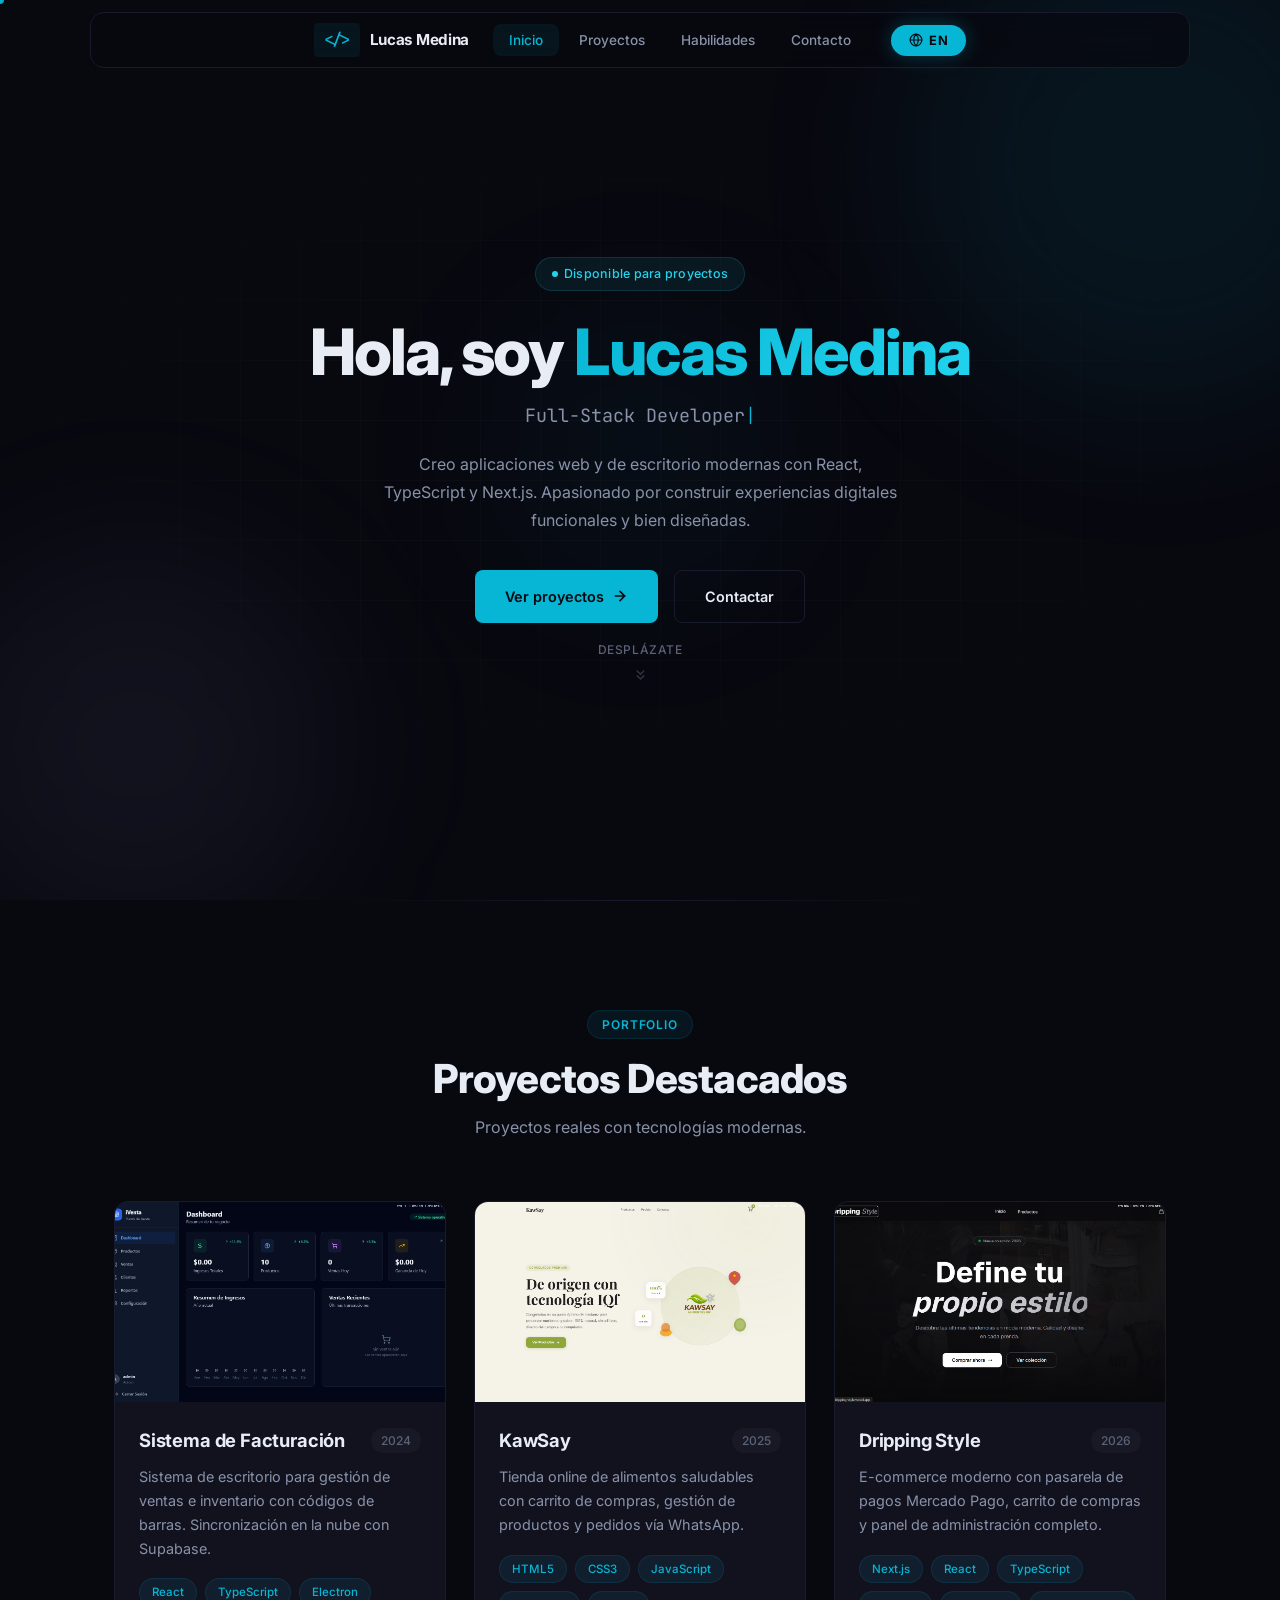
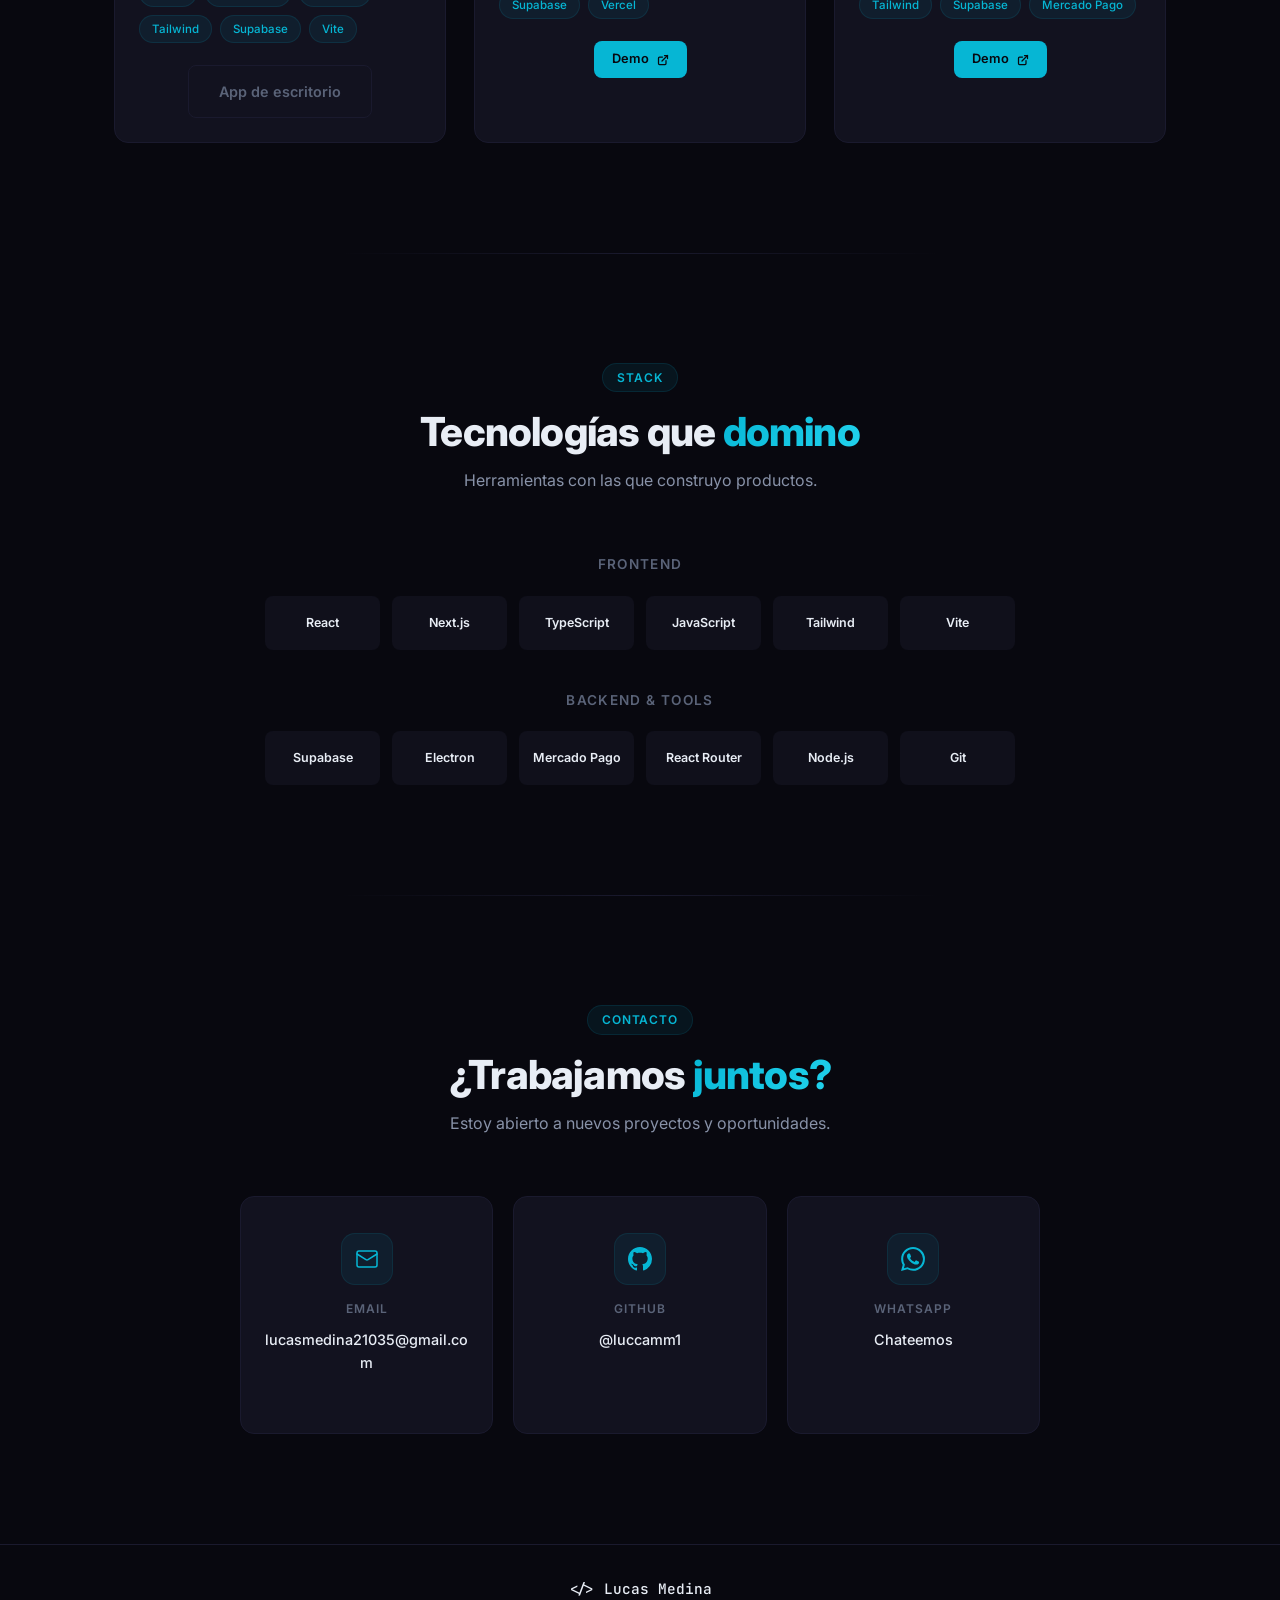
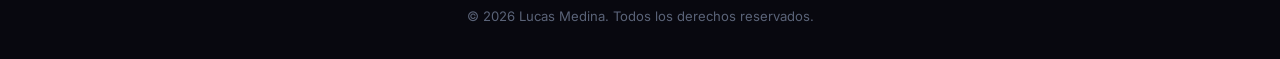
<file: index.html>
<!DOCTYPE html>
<html lang="es">
<head>
  <meta charset="UTF-8">
  <meta name="viewport" content="width=device-width, initial-scale=1.0">
  <title>Lucas Medina | Full-Stack Developer</title>
  <meta name="description" content="Portfolio de Lucas Medina, desarrollador full-stack especializado en React, TypeScript, Next.js y Supabase.">
  <link rel="preconnect" href="https://fonts.googleapis.com">
  <link rel="preconnect" href="https://fonts.gstatic.com" crossorigin>
  <link href="https://fonts.googleapis.com/css2?family=Inter:wght@400;500;600;700;800;900&family=JetBrains+Mono:wght@400;500&display=swap" rel="stylesheet">
  <link rel="stylesheet" href="css/styles.css">
</head>
<body>
  <div class="cursor" id="cursor"></div>

  <nav class="navbar">
    <div class="container nav-container">
      <a href="#inicio" class="nav-logo">
        <span class="logo-mark">&lt;/&gt;</span>
        <span class="logo-text">Lucas Medina</span>
      </a>
      <button class="nav-toggle" data-i18n="nav.menu" aria-label="Abrir menú">
        <span></span><span></span><span></span>
      </button>
      <ul class="nav-menu">
        <li><a href="#inicio" class="nav-link active" data-i18n="nav.home">Inicio</a></li>
        <li><a href="#proyectos" class="nav-link" data-i18n="nav.projects">Proyectos</a></li>
        <li><a href="#habilidades" class="nav-link" data-i18n="nav.skills">Habilidades</a></li>
        <li><a href="#contacto" class="nav-link" data-i18n="nav.contact">Contacto</a></li>
      </ul>
      <button id="lang-toggle" class="lang-toggle" aria-label="Switch to English">EN</button>
    </div>
  </nav>

  <header id="inicio" class="hero">
    <div class="hero-bg">
      <div class="orb orb-1"></div>
      <div class="orb orb-2"></div>
      <div class="orb orb-3"></div>
      <div class="grid-bg"></div>
    </div>
    <div class="container hero-content">
      <div class="hero-badge" data-i18n="hero.badge">Disponible para proyectos</div>
      <h1 class="hero-title">
        <span data-i18n="hero.greeting">Hola, soy</span> <span class="gradient-text">Lucas Medina</span>
      </h1>
      <p class="hero-subtitle">
        <span class="typing-text"></span><span class="typing-cursor">|</span>
      </p>
      <p class="hero-description" data-i18n="hero.description">
        Creo aplicaciones web y de escritorio modernas con React, TypeScript y Next.js.
        Apasionado por construir experiencias digitales funcionales y bien diseñadas.
      </p>
      <div class="hero-actions">
        <a href="#proyectos" class="btn btn-primary">
          <span data-i18n="hero.viewProjects">Ver proyectos</span>
          <svg width="16" height="16" viewBox="0 0 24 24" fill="none" stroke="currentColor" stroke-width="2.5" stroke-linecap="round" stroke-linejoin="round">
            <path d="M5 12h14"/><path d="m12 5 7 7-7 7"/>
          </svg>
        </a>
        <a href="#contacto" class="btn btn-outline"><span data-i18n="hero.contact">Contactar</span></a>
      </div>
      <div class="hero-scroll">
        <span data-i18n="hero.scroll">Desplázate</span>
        <svg width="16" height="16" viewBox="0 0 24 24" fill="none" stroke="currentColor" stroke-width="2" stroke-linecap="round" stroke-linejoin="round">
          <path d="M7 13l5 5 5-5"/><path d="M7 6l5 5 5-5"/>
        </svg>
      </div>
    </div>
  </header>

  <section id="proyectos" class="section">
    <div class="container">
      <div class="section-header">
        <span class="section-tag" data-i18n="projects.tag">Portfolio</span>
        <h2 class="section-title"><span data-i18n="projects.title">Proyectos Destacados</span></h2>
        <p class="section-desc" data-i18n="projects.desc">Proyectos reales con tecnologías modernas.</p>
      </div>
      <div class="projects-grid">
        <div class="project-card" data-project="facturacion" tabindex="0" role="link" aria-label="Ver Sistema de Facturación">
          <div class="project-image">
            <img src="assets/sistema-facturacion.png" alt="Sistema de Facturación">
          </div>
          <div class="project-body">
            <div class="project-header">
              <h3 class="project-title" data-i18n="projects.invoicing">Sistema de Facturación</h3>
              <span class="project-year">2024</span>
            </div>
            <p class="project-desc" data-i18n="projects.invoicingDesc">
              Sistema de escritorio para gestión de ventas e inventario con códigos de barras. Sincronización en la nube con Supabase.
            </p>
            <div class="project-tech">
              <span class="tech-badge">React</span>
              <span class="tech-badge">TypeScript</span>
              <span class="tech-badge">Electron</span>
              <span class="tech-badge">Tailwind</span>
              <span class="tech-badge">Supabase</span>
              <span class="tech-badge">Vite</span>
            </div>
            <div class="project-links">
              <span class="btn btn-sm btn-disabled" data-i18n="projects.desktop">App de escritorio</span>
            </div>
          </div>
        </div>

        <div class="project-card" data-project="kawsay" tabindex="0" role="link" aria-label="Ver KawSay">
          <div class="project-image">
            <img src="assets/kawsay.png" alt="KawSay">
          </div>
          <div class="project-body">
            <div class="project-header">
              <h3 class="project-title">KawSay</h3>
              <span class="project-year">2025</span>
            </div>
            <p class="project-desc" data-i18n="projects.kawsayDesc">
              Tienda online de alimentos saludables con carrito de compras, gestión de productos y pedidos vía WhatsApp.
            </p>
            <div class="project-tech">
              <span class="tech-badge">HTML5</span>
              <span class="tech-badge">CSS3</span>
              <span class="tech-badge">JavaScript</span>
              <span class="tech-badge">Supabase</span>
              <span class="tech-badge">Vercel</span>
            </div>
            <div class="project-links">
              <a href="https://kawsayweb.vercel.app" target="_blank" rel="noopener noreferrer" class="btn btn-sm btn-primary">
                <span data-i18n="projects.demo">Demo</span>
                <svg width="12" height="12" viewBox="0 0 24 24" fill="none" stroke="currentColor" stroke-width="2.5" stroke-linecap="round" stroke-linejoin="round">
                  <path d="M18 13v6a2 2 0 0 1-2 2H5a2 2 0 0 1-2-2V8a2 2 0 0 1 2-2h6"/><polyline points="15 3 21 3 21 9"/><line x1="10" y1="14" x2="21" y2="3"/>
                </svg>
              </a>
            </div>
          </div>
        </div>

        <div class="project-card" data-project="dripping" tabindex="0" role="link" aria-label="Ver Dripping Style">
          <div class="project-image">
            <img src="assets/dripping-style.png" alt="Dripping Style">
          </div>
          <div class="project-body">
            <div class="project-header">
              <h3 class="project-title" data-i18n="projects.dripping">Dripping Style</h3>
              <span class="project-year">2026</span>
            </div>
            <p class="project-desc" data-i18n="projects.drippingDesc">
              E-commerce moderno con pasarela de pagos Mercado Pago, carrito de compras y panel de administración completo.
            </p>
            <div class="project-tech">
              <span class="tech-badge">Next.js</span>
              <span class="tech-badge">React</span>
              <span class="tech-badge">TypeScript</span>
              <span class="tech-badge">Tailwind</span>
              <span class="tech-badge">Supabase</span>
              <span class="tech-badge">Mercado Pago</span>
            </div>
            <div class="project-links">
              <a href="https://dripping-style.vercel.app" target="_blank" rel="noopener noreferrer" class="btn btn-sm btn-primary">
                <span data-i18n="projects.demo">Demo</span>
                <svg width="12" height="12" viewBox="0 0 24 24" fill="none" stroke="currentColor" stroke-width="2.5" stroke-linecap="round" stroke-linejoin="round">
                  <path d="M18 13v6a2 2 0 0 1-2 2H5a2 2 0 0 1-2-2V8a2 2 0 0 1 2-2h6"/><polyline points="15 3 21 3 21 9"/><line x1="10" y1="14" x2="21" y2="3"/>
                </svg>
              </a>
            </div>
          </div>
        </div>
      </div>
    </div>
  </section>

  <section id="habilidades" class="section">
    <div class="container">
      <div class="section-header">
        <span class="section-tag" data-i18n="skills.tag">Stack</span>
        <h2 class="section-title" data-i18n="skills.title">Tecnologías que <span class="gradient-text" data-i18n-gradient="domino">domino</span></h2>
        <p class="section-desc" data-i18n="skills.desc">Herramientas con las que construyo productos.</p>
      </div>
      <div class="skills-categories">
        <div class="skills-category">
          <h3 class="skills-cat-title" data-i18n="skills.frontend">Frontend</h3>
          <div class="skills-grid">
            <div class="skill-item" data-color="#61dafb"><span class="skill-icon">React</span></div>
            <div class="skill-item" data-color="#000000"><span class="skill-icon">Next.js</span></div>
            <div class="skill-item" data-color="#3178c6"><span class="skill-icon">TypeScript</span></div>
            <div class="skill-item" data-color="#f7df1e"><span class="skill-icon">JavaScript</span></div>
            <div class="skill-item" data-color="#06b6d4"><span class="skill-icon">Tailwind</span></div>
            <div class="skill-item" data-color="#646cff"><span class="skill-icon">Vite</span></div>
          </div>
        </div>
        <div class="skills-category">
          <h3 class="skills-cat-title" data-i18n="skills.backend">Backend & Tools</h3>
          <div class="skills-grid">
            <div class="skill-item" data-color="#3ecf8e"><span class="skill-icon">Supabase</span></div>
            <div class="skill-item" data-color="#47848f"><span class="skill-icon">Electron</span></div>
            <div class="skill-item" data-color="#f59e0b"><span class="skill-icon">Mercado Pago</span></div>
            <div class="skill-item" data-color="#ca4245"><span class="skill-icon">React Router</span></div>
            <div class="skill-item" data-color="#339933"><span class="skill-icon">Node.js</span></div>
            <div class="skill-item" data-color="#f05032"><span class="skill-icon">Git</span></div>
          </div>
        </div>
      </div>
    </div>
  </section>

  <section id="contacto" class="section">
    <div class="container">
      <div class="section-header">
        <span class="section-tag" data-i18n="contact.tag">Contacto</span>
        <h2 class="section-title" data-i18n="contact.title">¿Trabajamos <span class="gradient-text" data-i18n-gradient="juntos?">juntos?</span></h2>
        <p class="section-desc" data-i18n="contact.desc">Estoy abierto a nuevos proyectos y oportunidades.</p>
      </div>
      <div class="contact-grid">
        <a href="mailto:lucasmedina21035@gmail.com" class="contact-card">
          <div class="contact-icon-wrap">
            <svg class="contact-icon" viewBox="0 0 24 24" fill="none" stroke="currentColor" stroke-width="1.5" stroke-linecap="round" stroke-linejoin="round">
              <rect x="2" y="4" width="20" height="16" rx="2"/><path d="m22 7-8.97 5.7a1.94 1.94 0 0 1-2.06 0L2 7"/>
            </svg>
          </div>
          <span class="contact-label" data-i18n="contact.email">Email</span>
          <span class="contact-value">lucasmedina21035@gmail.com</span>
          <span class="contact-action" data-i18n="contact.send">Enviar mensaje &rarr;</span>
        </a>
        <a href="https://github.com/luccamm1" target="_blank" rel="noopener noreferrer" class="contact-card">
          <div class="contact-icon-wrap">
            <svg class="contact-icon" viewBox="0 0 24 24" fill="currentColor">
              <path d="M12 0C5.37 0 0 5.37 0 12c0 5.31 3.435 9.795 8.205 11.385.6.105.825-.255.825-.57 0-.285-.015-1.23-.015-2.235-3.015.555-3.795-.735-4.035-1.41-.135-.345-.72-1.41-1.23-1.695-.42-.225-1.02-.78-.015-.795.945-.015 1.62.87 1.845 1.23 1.08 1.815 2.805 1.305 3.495.99.105-.78.42-1.305.765-1.605-2.67-.3-5.46-1.335-5.46-5.925 0-1.305.465-2.385 1.23-3.225-.12-.3-.54-1.53.12-3.18 0 0 1.005-.315 3.3 1.23.96-.27 1.98-.405 3-.405s2.04.135 3 .405c2.295-1.56 3.3-1.23 3.3-1.23.66 1.65.24 2.88.12 3.18.765.84 1.23 1.905 1.23 3.225 0 4.605-2.805 5.625-5.475 5.925.435.375.81 1.095.81 2.22 0 1.605-.015 2.895-.015 3.3 0 .315.225.69.825.57A12.02 12.02 0 0 0 24 12c0-6.63-5.37-12-12-12z"/>
            </svg>
          </div>
          <span class="contact-label" data-i18n="contact.github">GitHub</span>
          <span class="contact-value">@luccamm1</span>
          <span class="contact-action" data-i18n="contact.viewRepos">Ver repositorios &rarr;</span>
        </a>
        <a href="https://wa.me/543816488648" target="_blank" rel="noopener noreferrer" class="contact-card">
          <div class="contact-icon-wrap">
            <svg class="contact-icon" viewBox="0 0 24 24" fill="currentColor">
              <path d="M17.472 14.382c-.297-.149-1.758-.867-2.03-.967-.273-.099-.471-.148-.67.15-.197.297-.767.966-.94 1.164-.173.199-.347.223-.644.075-.297-.15-1.255-.463-2.39-1.475-.883-.788-1.48-1.761-1.653-2.059-.173-.297-.018-.458.13-.606.134-.133.298-.347.446-.52.149-.174.198-.298.298-.497.099-.198.05-.371-.025-.52-.075-.149-.669-1.612-.916-2.207-.242-.579-.487-.5-.669-.51-.173-.008-.371-.01-.57-.01-.198 0-.52.074-.792.372-.272.297-1.04 1.016-1.04 2.479 0 1.462 1.065 2.875 1.213 3.074.149.198 2.096 3.2 5.077 4.487.709.306 1.262.489 1.694.625.712.227 1.36.195 1.871.118.571-.085 1.758-.719 2.006-1.413.248-.694.248-1.289.173-1.413-.074-.124-.272-.198-.57-.347m-5.421 7.403h-.004a9.87 9.87 0 01-5.031-1.378l-.361-.214-3.741.982.998-3.648-.235-.374a9.86 9.86 0 01-1.51-5.26c.001-5.45 4.436-9.884 9.888-9.884 2.64 0 5.122 1.03 6.988 2.898a9.825 9.825 0 012.893 6.994c-.003 5.45-4.437 9.884-9.885 9.884m8.413-18.297A11.815 11.815 0 0012.05 0C5.495 0 .16 5.335.157 11.892c0 2.096.547 4.142 1.588 5.945L.057 24l6.305-1.654a11.882 11.882 0 005.683 1.448h.005c6.554 0 11.89-5.335 11.893-11.893a11.821 11.821 0 00-3.48-8.413z"/>
            </svg>
          </div>
          <span class="contact-label" data-i18n="contact.whatsapp">WhatsApp</span>
          <span class="contact-value" data-i18n="contact.chat">Chateemos</span>
          <span class="contact-action" data-i18n="contact.messageMe">Escribirme &rarr;</span>
        </a>
      </div>
    </div>
  </section>

  <footer class="footer">
    <div class="container footer-content">
      <div class="footer-logo">&lt;/&gt; Lucas Medina</div>
      <p>&copy; 2026 Lucas Medina. <span data-i18n="footer.rights">Todos los derechos reservados.</span></p>
    </div>
  </footer>

  <script src="js/i18n.js"></script>
  <script src="js/main.js"></script>
</body>
</html>
</file>
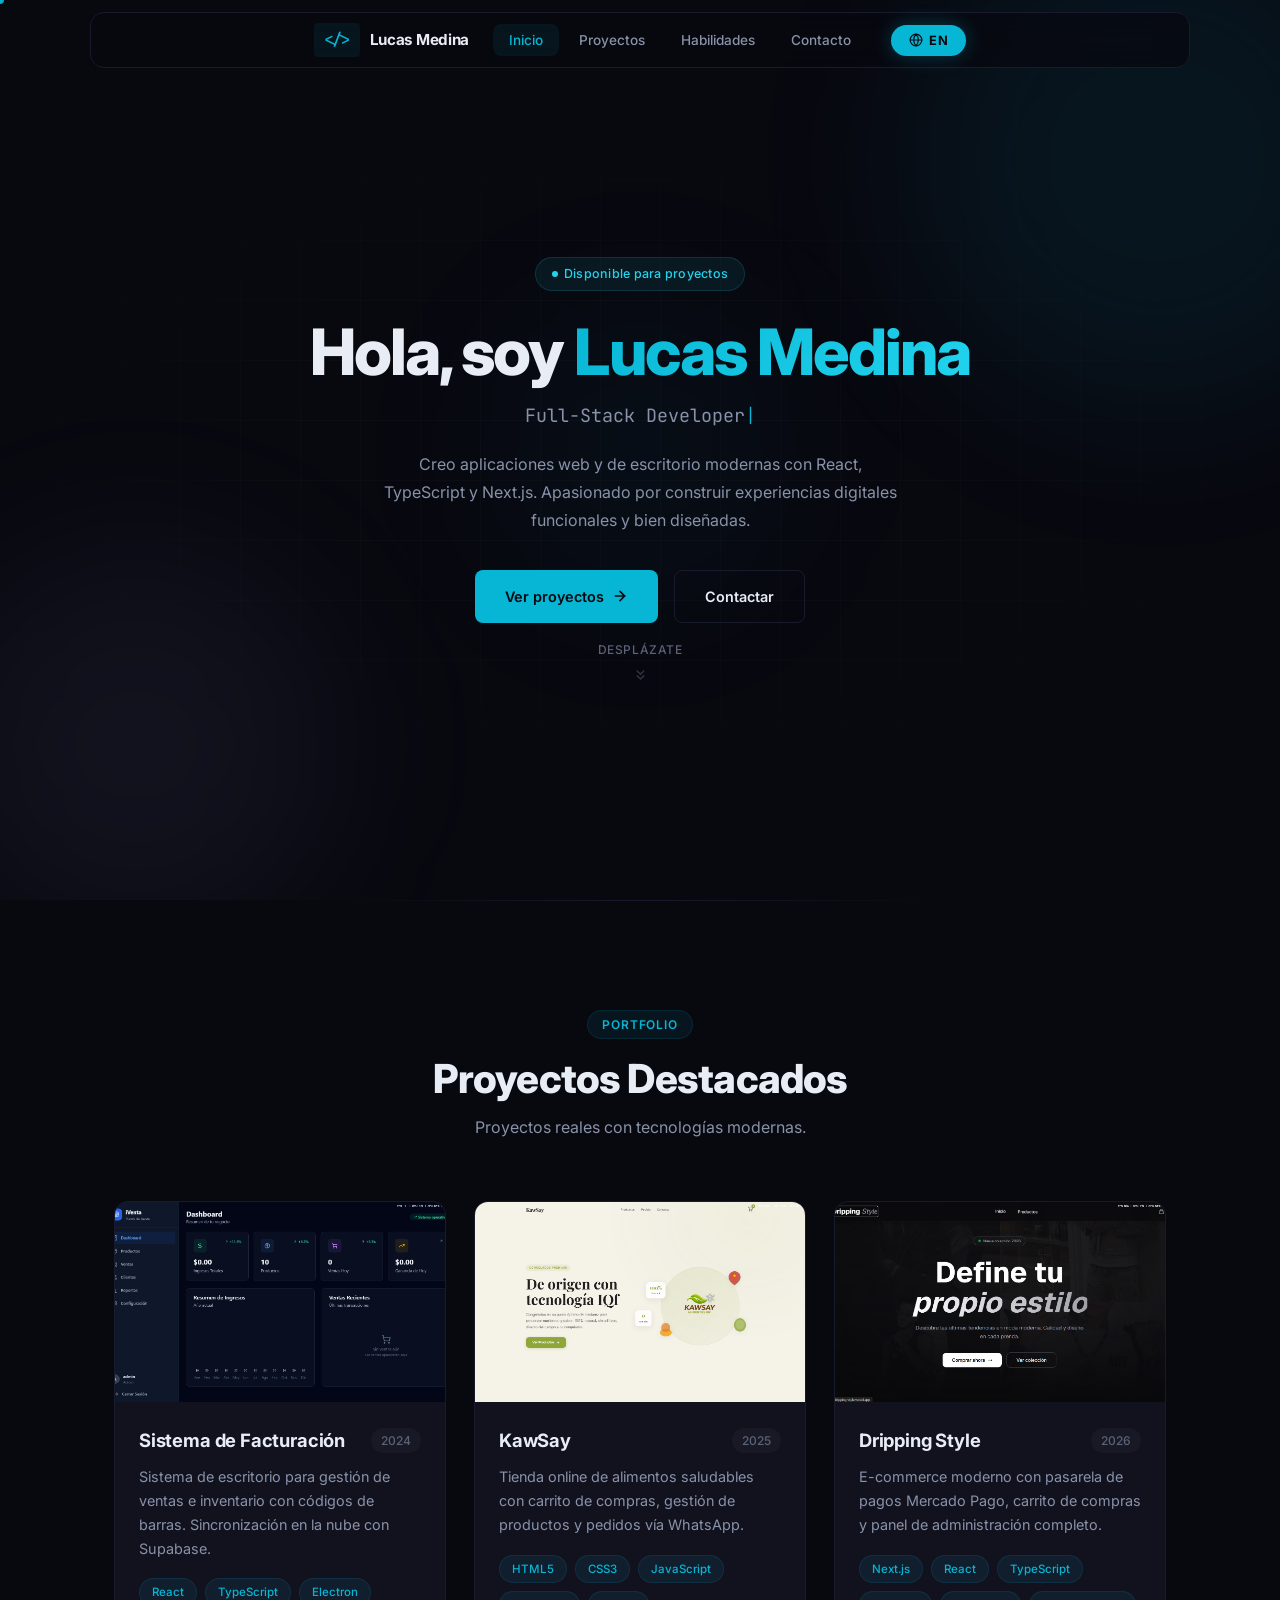
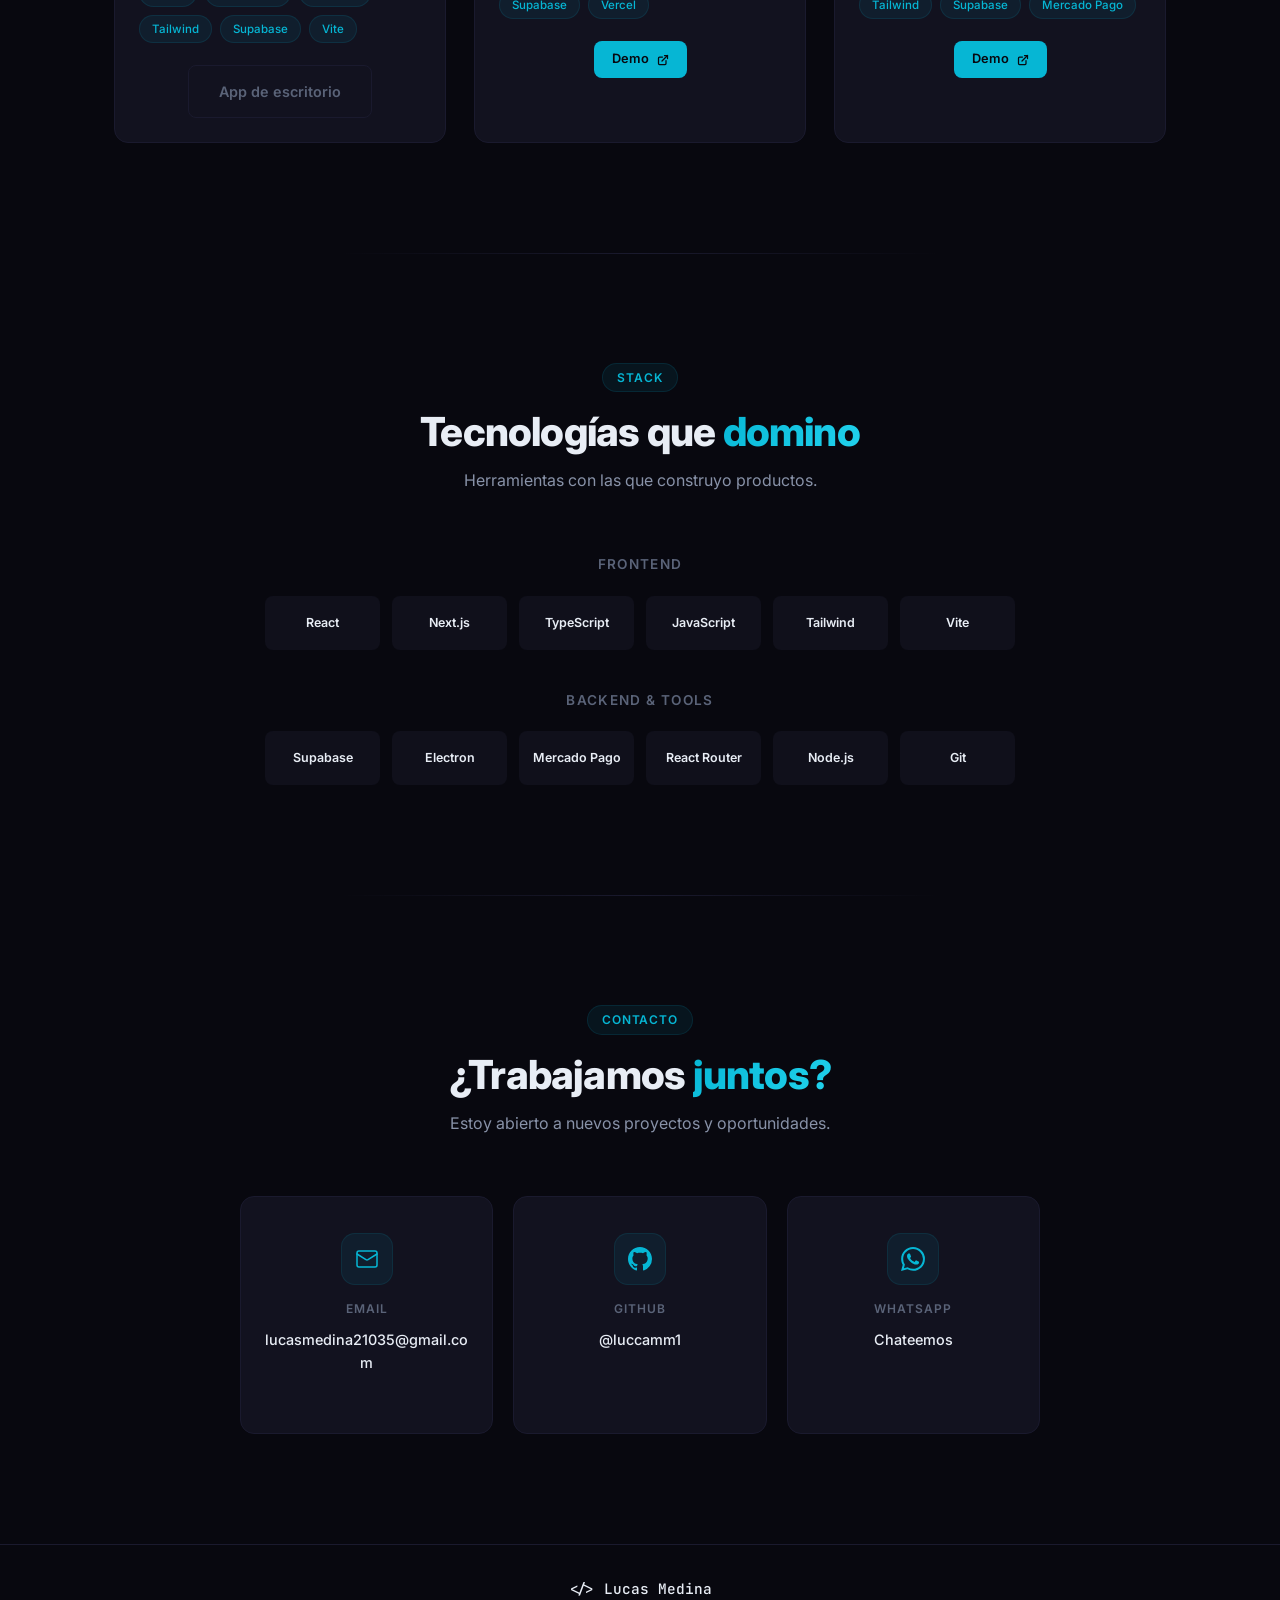
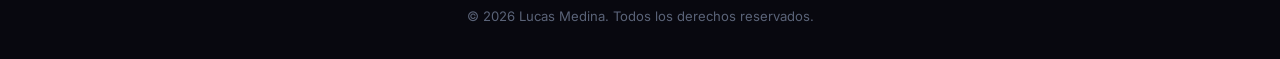
<file: project.html>
<!DOCTYPE html>
<html lang="es">
<head>
  <meta charset="UTF-8">
  <meta name="viewport" content="width=device-width, initial-scale=1.0">
  <title>Proyecto | Lucas Medina</title>
  <meta name="description" content="Detalle del proyecto">
  <link rel="preconnect" href="https://fonts.googleapis.com">
  <link rel="preconnect" href="https://fonts.gstatic.com" crossorigin>
  <link href="https://fonts.googleapis.com/css2?family=Inter:wght@400;500;600;700;800;900&family=JetBrains+Mono:wght@400;500&display=swap" rel="stylesheet">
  <link rel="stylesheet" href="css/styles.css">
</head>
<body>
  <div class="cursor" id="cursor"></div>

  <nav class="navbar">
    <div class="container nav-container">
      <a href="index.html#inicio" class="nav-logo">
        <span class="logo-mark">&lt;/&gt;</span>
        <span class="logo-text">Lucas Medina</span>
      </a>
      <button class="nav-toggle" data-i18n="nav.menu" aria-label="Abrir menú">
        <span></span><span></span><span></span>
      </button>
      <ul class="nav-menu">
        <li><a href="index.html#inicio" class="nav-link" data-i18n="nav.home">Inicio</a></li>
        <li><a href="index.html#proyectos" class="nav-link" data-i18n="nav.projects">Proyectos</a></li>
        <li><a href="index.html#habilidades" class="nav-link" data-i18n="nav.skills">Habilidades</a></li>
        <li><a href="index.html#contacto" class="nav-link" data-i18n="nav.contact">Contacto</a></li>
      </ul>
      <button id="lang-toggle" class="lang-toggle" aria-label="Switch to English">EN</button>
    </div>
  </nav>

  <main id="project-content">
    <section class="project-hero">
      <div class="container">
        <div id="project-hero-content"></div>
      </div>
      <a href="index.html#proyectos" class="back-link">
        <svg width="14" height="14" viewBox="0 0 24 24" fill="none" stroke="currentColor" stroke-width="2.5" stroke-linecap="round" stroke-linejoin="round">
          <path d="M19 12H5"/><path d="m12 19-7-7 7-7"/>
        </svg>
        <span data-i18n="project.back">Volver</span>
      </a>
    </section>

    <section class="section project-detail-section">
      <div class="container">
        <div class="section-header">
          <span class="section-tag" id="detail-tag"></span>
          <h2 class="section-title" data-i18n="project.howMade">C&oacute;mo se cre&oacute;</h2>
        </div>
        <div class="project-detail-grid" id="project-steps"></div>
      </div>
    </section>

    <section class="section project-detail-section">
      <div class="container">
        <div class="section-header">
          <span class="section-tag" id="tech-tag"></span>
          <h2 class="section-title" data-i18n="project.techUsed">Tecnolog&iacute;as usadas</h2>
        </div>
        <div class="tech-detail-grid" id="project-tech-detail"></div>
      </div>
    </section>

    <section class="section project-detail-section">
      <div class="container">
        <div class="section-header">
          <span class="section-tag" id="challenge-tag"></span>
          <h2 class="section-title" data-i18n="project.challenges">Desaf&iacute;os y soluciones</h2>
        </div>
        <div class="challenge-grid" id="project-challenges"></div>
      </div>
    </section>

    <section class="section project-links-section">
      <div class="container">
        <div class="project-links" id="project-links"></div>
      </div>
    </section>
  </main>

  <footer class="footer">
    <div class="container footer-content">
      <div class="footer-logo">&lt;/&gt; Lucas Medina</div>
      <p>&copy; 2026 Lucas Medina. <span data-i18n="footer.rights">Todos los derechos reservados.</span></p>
    </div>
  </footer>

  <script src="js/i18n.js"></script>
  <script src="js/main.js"></script>
  <script src="js/project.js"></script>
</body>
</html>
</file>
<file: css/styles.css>
*,
*::before,
*::after {
  margin: 0;
  padding: 0;
  box-sizing: border-box;
}

:root {
  --bg-primary: #08080f;
  --bg-secondary: #0d0d18;
  --bg-card: #12121f;
  --bg-card-hover: #18182a;
  --text-primary: #e8edf5;
  --text-secondary: #8892a8;
  --text-muted: #5a6378;
  --accent: #06b6d4;
  --accent-dim: rgba(6, 182, 212, 0.08);
  --accent-glow: rgba(6, 182, 212, 0.2);
  --accent-gradient: linear-gradient(135deg, #06b6d4, #a5b4fc);
  --accent-gradient-2: linear-gradient(135deg, #06b6d4, #22d3ee, #a5b4fc);
  --border: #1a1a2e;
  --radius: 14px;
  --radius-sm: 8px;
  --radius-full: 9999px;
  --max-width: 1100px;
  --font: 'Inter', -apple-system, BlinkMacSystemFont, 'Segoe UI', sans-serif;
  --font-mono: 'JetBrains Mono', 'Fira Code', monospace;
  --shadow-card: 0 8px 32px rgba(0, 0, 0, 0.3);
  --transition: 0.3s cubic-bezier(0.4, 0, 0.2, 1);
}

html {
  scroll-behavior: smooth;
  scroll-padding-top: 72px;
}

body {
  font-family: var(--font);
  background: var(--bg-primary);
  color: var(--text-primary);
  line-height: 1.6;
  -webkit-font-smoothing: antialiased;
  overflow-x: hidden;
}

a { color: inherit; text-decoration: none; }
img { max-width: 100%; display: block; }

::selection {
  background: var(--accent);
  color: #08080f;
}

::-webkit-scrollbar { width: 6px; }
::-webkit-scrollbar-track { background: var(--bg-primary); }
::-webkit-scrollbar-thumb { background: var(--border); border-radius: 3px; }
::-webkit-scrollbar-thumb:hover { background: var(--text-muted); }

.container {
  width: 100%;
  max-width: var(--max-width);
  margin: 0 auto;
  padding: 0 24px;
}

/* --- Custom Cursor --- */
.cursor {
  width: 8px;
  height: 8px;
  background: var(--accent);
  border-radius: 50%;
  position: fixed;
  pointer-events: none;
  z-index: 9999;
  transform: translate(-50%, -50%);
  transition: width 0.2s, height 0.2s, opacity 0.2s;
  mix-blend-mode: difference;
}

/* --- Navbar --- */
.navbar {
  position: fixed;
  top: 12px;
  left: 50%;
  transform: translateX(-50%);
  z-index: 1000;
  width: calc(100% - 48px);
  max-width: var(--max-width);
  background: rgba(8, 8, 15, 0.7);
  backdrop-filter: blur(20px);
  -webkit-backdrop-filter: blur(20px);
  border: 1px solid var(--border);
  border-radius: var(--radius);
  height: 56px;
  transition: var(--transition);
}

.navbar.scrolled {
  top: 0;
  border-radius: 0;
  border-left: none;
  border-right: none;
  border-top: none;
  width: 100%;
  max-width: 100%;
  background: rgba(8, 8, 15, 0.9);
}

.nav-container {
  display: flex;
  align-items: center;
  justify-content: center;
  height: 100%;
  padding: 0 20px;
  gap: 24px;
}

.nav-logo {
  display: flex;
  align-items: center;
  gap: 10px;
}

.logo-mark {
  font-family: var(--font-mono);
  font-size: 1rem;
  font-weight: 500;
  color: var(--accent);
  background: var(--accent-dim);
  padding: 4px 8px;
  border-radius: 4px;
}

.logo-text {
  font-size: 0.95rem;
  font-weight: 700;
  letter-spacing: -0.02em;
}

.nav-menu {
  display: flex;
  list-style: none;
  gap: 4px;
}

.nav-link {
  font-size: 0.85rem;
  font-weight: 500;
  color: var(--text-secondary);
  padding: 8px 16px;
  border-radius: var(--radius-sm);
  transition: all var(--transition);
  position: relative;
}

.nav-link:hover {
  color: var(--text-primary);
  background: rgba(255, 255, 255, 0.04);
}

.nav-link.active {
  color: var(--accent);
  background: var(--accent-dim);
}

.nav-toggle {
  display: none;
  flex-direction: column;
  gap: 5px;
  background: none;
  border: none;
  cursor: pointer;
  padding: 4px;
}

.nav-toggle span {
  display: block;
  width: 22px;
  height: 2px;
  background: var(--text-primary);
  border-radius: 2px;
  transition: all 0.3s;
}

.nav-toggle.active span:nth-child(1) {
  transform: rotate(45deg) translate(5px, 5px);
}

.nav-toggle.active span:nth-child(2) {
  opacity: 0;
}

.nav-toggle.active span:nth-child(3) {
  transform: rotate(-45deg) translate(5px, -5px);
}

.lang-toggle {
  display: inline-flex;
  align-items: center;
  justify-content: center;
  gap: 6px;
  padding: 8px 18px;
  background: var(--accent);
  border: none;
  border-radius: var(--radius-full);
  font-size: 0.8rem;
  font-weight: 700;
  color: #08080f;
  cursor: pointer;
  transition: all var(--transition);
  letter-spacing: 0.05em;
  font-family: var(--font);
  box-shadow: 0 0 20px rgba(6, 182, 212, 0.3);
  position: static;
}

.lang-toggle::before {
  content: '';
  display: inline-block;
  width: 14px;
  height: 14px;
  background: currentColor;
  -webkit-mask: url("data:image/svg+xml,%3Csvg xmlns='http://www.w3.org/2000/svg' viewBox='0 0 24 24' fill='none' stroke='black' stroke-width='2' stroke-linecap='round' stroke-linejoin='round'%3E%3Ccircle cx='12' cy='12' r='10'/%3E%3Cpath d='M2 12h20'/%3E%3Cpath d='M12 2a15.3 15.3 0 0 1 4 10 15.3 15.3 0 0 1-4 10 15.3 15.3 0 0 1-4-10 15.3 15.3 0 0 1 4-10z'/%3E%3C/svg%3E") center/contain no-repeat;
  mask: url("data:image/svg+xml,%3Csvg xmlns='http://www.w3.org/2000/svg' viewBox='0 0 24 24' fill='none' stroke='black' stroke-width='2' stroke-linecap='round' stroke-linejoin='round'%3E%3Ccircle cx='12' cy='12' r='10'/%3E%3Cpath d='M2 12h20'/%3E%3Cpath d='M12 2a15.3 15.3 0 0 1 4 10 15.3 15.3 0 0 1-4 10 15.3 15.3 0 0 1-4-10 15.3 15.3 0 0 1 4-10z'/%3E%3C/svg%3E") center/contain no-repeat;
}

.lang-toggle:hover {
  background: #22d3ee;
  box-shadow: 0 0 30px rgba(6, 182, 212, 0.5);
  transform: scale(1.05);
}

/* --- Hero --- */
.hero {
  min-height: 100vh;
  display: flex;
  align-items: center;
  justify-content: center;
  position: relative;
  overflow: hidden;
}

.hero-bg {
  position: absolute;
  inset: 0;
  overflow: hidden;
}

.orb {
  position: absolute;
  border-radius: 50%;
  filter: blur(80px);
  pointer-events: none;
}

.orb-1 {
  width: 500px;
  height: 500px;
  background: rgba(6, 182, 212, 0.08);
  top: -10%;
  right: -10%;
  animation: orbFloat 20s ease-in-out infinite;
}

.orb-2 {
  width: 400px;
  height: 400px;
  background: rgba(165, 180, 252, 0.06);
  bottom: -5%;
  left: -5%;
  animation: orbFloat 25s ease-in-out infinite reverse;
}

.orb-3 {
  width: 300px;
  height: 300px;
  background: rgba(6, 182, 212, 0.04);
  top: 50%;
  left: 50%;
  transform: translate(-50%, -50%);
  animation: orbFloat 30s ease-in-out infinite;
}

.grid-bg {
  position: absolute;
  inset: 0;
  background-image:
    linear-gradient(rgba(255, 255, 255, 0.02) 1px, transparent 1px),
    linear-gradient(90deg, rgba(255, 255, 255, 0.02) 1px, transparent 1px);
  background-size: 60px 60px;
  mask-image: radial-gradient(ellipse 80% 60% at 50% 50%, black 30%, transparent 70%);
  -webkit-mask-image: radial-gradient(ellipse 80% 60% at 50% 50%, black 30%, transparent 70%);
}

@keyframes orbFloat {
  0%, 100% { transform: translate(0, 0) scale(1); }
  25% { transform: translate(30px, -40px) scale(1.05); }
  50% { transform: translate(-20px, 20px) scale(0.95); }
  75% { transform: translate(40px, 30px) scale(1.02); }
}

.hero-content {
  text-align: center;
  position: relative;
  z-index: 1;
  padding-top: 80px;
  padding-bottom: 100px;
}

.hero-badge {
  display: inline-flex;
  align-items: center;
  gap: 6px;
  padding: 6px 16px;
  background: rgba(34, 211, 238, 0.08);
  border: 1px solid rgba(34, 211, 238, 0.15);
  border-radius: var(--radius-full);
  font-size: 0.78rem;
  font-weight: 500;
  color: #22d3ee;
  margin-bottom: 24px;
  letter-spacing: 0.02em;
}

.hero-badge::before {
  content: '';
  width: 6px;
  height: 6px;
  border-radius: 50%;
  background: #22d3ee;
  animation: pulse-dot 2s ease-in-out infinite;
}

@keyframes pulse-dot {
  0%, 100% { opacity: 1; }
  50% { opacity: 0.3; }
}

.hero-title {
  font-size: clamp(2.2rem, 6vw, 4rem);
  font-weight: 800;
  letter-spacing: -0.03em;
  margin-bottom: 12px;
  line-height: 1.15;
}

.gradient-text {
  background: var(--accent-gradient-2);
  -webkit-background-clip: text;
  background-clip: text;
  color: transparent;
  background-size: 200% 200%;
  animation: gradientShift 4s ease-in-out infinite;
}

@keyframes gradientShift {
  0%, 100% { background-position: 0% 50%; }
  50% { background-position: 100% 50%; }
}

.hero-subtitle {
  font-family: var(--font-mono);
  font-size: clamp(0.95rem, 2vw, 1.15rem);
  color: var(--text-secondary);
  margin-bottom: 20px;
  min-height: 1.6em;
}

.typing-cursor {
  color: var(--accent);
  animation: blink 0.8s step-end infinite;
  font-weight: 300;
}

@keyframes blink {
  0%, 100% { opacity: 1; }
  50% { opacity: 0; }
}

.hero-description {
  max-width: 520px;
  margin: 0 auto 36px;
  color: var(--text-secondary);
  font-size: 1rem;
  line-height: 1.75;
}

.hero-actions {
  display: flex;
  gap: 16px;
  justify-content: center;
  flex-wrap: wrap;
}

.hero-scroll {
  position: absolute;
  bottom: 40px;
  left: 50%;
  transform: translateX(-50%);
  display: flex;
  flex-direction: column;
  align-items: center;
  gap: 8px;
  color: var(--text-muted);
  font-size: 0.75rem;
  font-weight: 500;
  letter-spacing: 0.05em;
  text-transform: uppercase;
  animation: bounce 3s ease-in-out infinite;
}

.hero-scroll svg {
  opacity: 0.5;
}

@keyframes bounce {
  0%, 100% { transform: translateX(-50%) translateY(0); }
  50% { transform: translateX(-50%) translateY(6px); }
}

/* --- Buttons --- */
.btn {
  display: inline-flex;
  align-items: center;
  gap: 8px;
  padding: 14px 30px;
  border-radius: var(--radius-sm);
  font-weight: 600;
  font-size: 0.9rem;
  transition: all var(--transition);
  cursor: pointer;
  border: none;
  font-family: var(--font);
  position: relative;
  overflow: hidden;
}

.btn-primary {
  background: var(--accent);
  color: #08080f;
}

.btn-primary:hover {
  background: #22d3ee;
  box-shadow: 0 0 30px var(--accent-glow);
  transform: translateY(-1px);
}

.btn-primary:active {
  transform: translateY(0);
}

.btn-outline {
  background: transparent;
  color: var(--text-primary);
  border: 1px solid var(--border);
}

.btn-outline:hover {
  border-color: var(--accent);
  color: var(--accent);
  background: var(--accent-dim);
  transform: translateY(-1px);
}

.btn-sm {
  padding: 8px 18px;
  font-size: 0.8rem;
}

.btn-disabled {
  background: var(--bg-card);
  color: var(--text-muted);
  border: 1px solid var(--border);
  cursor: default;
  pointer-events: none;
  font-size: 0.8rem;
  padding: 8px 18px;
  border-radius: var(--radius-sm);
}

/* --- Sections --- */
.section {
  padding: 110px 0;
  position: relative;
}

.section::before {
  content: '';
  position: absolute;
  top: 0;
  left: 50%;
  transform: translateX(-50%);
  width: 80%;
  max-width: 600px;
  height: 1px;
  background: linear-gradient(90deg, transparent, var(--border), transparent);
}

.section-header {
  text-align: center;
  margin-bottom: 60px;
}

.section-tag {
  display: inline-block;
  padding: 4px 14px;
  background: var(--accent-dim);
  border: 1px solid rgba(6, 182, 212, 0.12);
  border-radius: var(--radius-full);
  font-size: 0.75rem;
  font-weight: 600;
  color: var(--accent);
  text-transform: uppercase;
  letter-spacing: 0.08em;
  margin-bottom: 16px;
}

.section-title {
  font-size: clamp(1.8rem, 4vw, 2.5rem);
  font-weight: 800;
  margin-bottom: 12px;
  letter-spacing: -0.02em;
  line-height: 1.2;
}

.section-desc {
  color: var(--text-secondary);
  font-size: 1rem;
}

/* --- Projects --- */
.projects-grid {
  display: grid;
  grid-template-columns: repeat(auto-fit, minmax(320px, 1fr));
  gap: 28px;
}

.project-card {
  display: block;
  background: var(--bg-card);
  border: 1px solid var(--border);
  border-radius: var(--radius);
  overflow: hidden;
  transition: all 0.4s cubic-bezier(0.4, 0, 0.2, 1);
  position: relative;
  overflow-wrap: break-word;
  word-wrap: break-word;
  cursor: pointer;
}

.project-card::before {
  content: '';
  position: absolute;
  inset: 0;
  border-radius: inherit;
  padding: 1px;
  background: linear-gradient(135deg, var(--accent), transparent 40%, transparent 60%, var(--accent));
  -webkit-mask: linear-gradient(#fff 0 0) content-box, linear-gradient(#fff 0 0);
  -webkit-mask-composite: xor;
  mask-composite: exclude;
  opacity: 0;
  transition: opacity 0.4s;
  pointer-events: none;
}

.project-card:hover::before {
  opacity: 1;
}

.project-card:hover {
  transform: translateY(-6px);
  box-shadow:
    0 12px 48px rgba(6, 182, 212, 0.08),
    0 0 0 1px rgba(6, 182, 212, 0.1);
  background: var(--bg-card-hover);
}

.project-image {
  width: 100%;
  height: 200px;
  overflow: hidden;
  background: #0d0d18;
}

.project-image img {
  width: 100%;
  height: 100%;
  object-fit: cover;
  display: block;
  transition: transform 0.4s ease;
}

.project-card:hover .project-image img {
  transform: scale(1.03);
}

.project-image svg {
  width: 100%;
  height: 100%;
  display: block;
}

.project-body {
  padding: 24px;
  overflow-wrap: break-word;
  word-wrap: break-word;
}

.project-header {
  display: flex;
  align-items: center;
  justify-content: space-between;
  margin-bottom: 10px;
}

.project-title {
  font-size: 1.15rem;
  font-weight: 700;
  letter-spacing: -0.01em;
  overflow-wrap: break-word;
  word-wrap: break-word;
}

.project-year {
  font-size: 0.75rem;
  font-weight: 500;
  color: var(--text-muted);
  background: rgba(255, 255, 255, 0.03);
  padding: 3px 10px;
  border-radius: var(--radius-full);
}

.project-desc {
  color: var(--text-secondary);
  font-size: 0.9rem;
  line-height: 1.65;
  margin-bottom: 18px;
  overflow-wrap: break-word;
  word-wrap: break-word;
}

.project-tech {
  display: flex;
  flex-wrap: wrap;
  gap: 8px;
  margin-bottom: 22px;
}

.tech-badge {
  display: inline-block;
  padding: 4px 12px;
  background: var(--accent-dim);
  border: 1px solid rgba(6, 182, 212, 0.12);
  border-radius: var(--radius-full);
  font-size: 0.72rem;
  font-weight: 500;
  color: var(--accent);
  transition: all 0.2s;
}

.project-card:hover .tech-badge {
  border-color: rgba(6, 182, 212, 0.2);
}

.project-links {
  display: flex;
  align-items: center;
  gap: 12px;
  flex-wrap: wrap;
}

/* --- Skills --- */
.skills-categories {
  display: flex;
  flex-direction: column;
  gap: 40px;
  max-width: 750px;
  margin: 0 auto;
}

.skills-category {
  text-align: center;
}

.skills-cat-title {
  font-size: 0.85rem;
  font-weight: 600;
  color: var(--text-muted);
  text-transform: uppercase;
  letter-spacing: 0.1em;
  margin-bottom: 20px;
}

.skills-grid {
  display: grid;
  grid-template-columns: repeat(6, 1fr);
  gap: 12px;
}

.skill-item {
  display: flex;
  align-items: center;
  justify-content: center;
}

.skill-icon {
  display: inline-flex;
  align-items: center;
  justify-content: center;
  width: 100%;
  padding: 16px 8px;
  background: var(--bg-card);
  border: 1px solid var(--border);
  border-radius: var(--radius-sm);
  font-size: 0.78rem;
  font-weight: 600;
  color: var(--text-primary);
  transition: all var(--transition);
  text-align: center;
  position: relative;
  overflow: hidden;
}

.skill-icon::before {
  content: '';
  position: absolute;
  inset: 0;
  opacity: 0;
  transition: opacity 0.3s;
}

.skill-item:hover .skill-icon {
  border-color: var(--accent);
  transform: translateY(-3px);
  box-shadow: 0 6px 20px rgba(0, 0, 0, 0.3);
}

.skill-item:hover .skill-icon::before {
  opacity: 1;
}

.skill-item[data-color] .skill-icon {
  border-color: transparent;
  background: color-mix(in srgb, var(--bg-card) 80%, transparent);
}

.skill-item[data-color]:hover .skill-icon {
  border-color: var(--accent);
  background: var(--bg-card-hover);
  box-shadow: 0 6px 24px rgba(6, 182, 212, 0.1);
}

/* --- Contact --- */
.contact-grid {
  display: grid;
  grid-template-columns: repeat(3, 1fr);
  gap: 20px;
  max-width: 800px;
  margin: 0 auto;
}

.contact-card {
  display: flex;
  flex-direction: column;
  align-items: center;
  gap: 10px;
  padding: 36px 24px 28px;
  background: var(--bg-card);
  border: 1px solid var(--border);
  border-radius: var(--radius);
  transition: all var(--transition);
  text-align: center;
  position: relative;
  overflow: hidden;
}

.contact-card::before {
  content: '';
  position: absolute;
  top: 0;
  left: 50%;
  transform: translateX(-50%);
  width: 60%;
  height: 2px;
  background: var(--accent-gradient);
  opacity: 0;
  transition: opacity 0.3s;
}

.contact-card:hover::before {
  opacity: 1;
}

.contact-card:hover {
  border-color: var(--accent);
  background: var(--bg-card-hover);
  transform: translateY(-5px);
  box-shadow: 0 12px 40px rgba(6, 182, 212, 0.06);
}

.contact-icon-wrap {
  width: 52px;
  height: 52px;
  border-radius: var(--radius);
  background: var(--accent-dim);
  border: 1px solid rgba(6, 182, 212, 0.1);
  display: flex;
  align-items: center;
  justify-content: center;
  transition: all 0.3s;
}

.contact-card:hover .contact-icon-wrap {
  background: rgba(6, 182, 212, 0.15);
  border-color: rgba(6, 182, 212, 0.2);
  transform: scale(1.05);
}

.contact-icon {
  width: 24px;
  height: 24px;
  color: var(--accent);
}

.contact-label {
  font-size: 0.75rem;
  font-weight: 600;
  color: var(--text-muted);
  text-transform: uppercase;
  letter-spacing: 0.08em;
  margin-top: 4px;
  overflow-wrap: break-word;
  word-wrap: break-word;
}

.contact-value {
  font-size: 0.9rem;
  color: var(--text-primary);
  font-weight: 500;
  overflow-wrap: break-word;
  word-wrap: break-word;
  word-break: break-all;
}

.contact-action {
  font-size: 0.8rem;
  color: var(--accent);
  font-weight: 500;
  opacity: 0;
  transform: translateY(4px);
  transition: all 0.3s;
  overflow-wrap: break-word;
  word-wrap: break-word;
}

.contact-card:hover .contact-action {
  opacity: 1;
  transform: translateY(0);
}

/* --- Footer --- */
.footer {
  border-top: 1px solid var(--border);
  padding: 32px 0;
}

.footer-content {
  text-align: center;
  color: var(--text-muted);
  font-size: 0.82rem;
  display: flex;
  flex-direction: column;
  gap: 6px;
}

.footer-logo {
  font-family: var(--font-mono);
  color: var(--text-primary);
  font-size: 0.9rem;
  font-weight: 500;
}

/* --- Project Detail Page --- */
.project-hero {
  padding-top: 120px;
  padding-bottom: 60px;
}

.back-link {
  position: fixed;
  bottom: 24px;
  right: 24px;
  z-index: 100;
  display: inline-flex;
  align-items: center;
  gap: 8px;
  color: var(--text-secondary);
  font-size: 0.85rem;
  font-weight: 500;
  padding: 10px 16px;
  border: 1px solid var(--border);
  border-radius: 999px;
  background: var(--bg-secondary);
  backdrop-filter: blur(10px);
  transition: color var(--transition), border-color var(--transition);
}

.back-link:hover {
  color: var(--accent);
  border-color: var(--accent);
}

.project-hero .container {
  display: grid;
  grid-template-columns: 1fr 1fr;
  gap: 60px;
  align-items: center;
}

.project-hero-meta {
  display: flex;
  align-items: center;
  gap: 12px;
  margin-bottom: 16px;
}

.project-hero-tag {
  display: inline-block;
  padding: 4px 14px;
  background: var(--accent-dim);
  border: 1px solid rgba(6, 182, 212, 0.12);
  border-radius: var(--radius-full);
  font-size: 0.75rem;
  font-weight: 600;
  color: var(--accent);
  text-transform: uppercase;
  letter-spacing: 0.08em;
}

.project-hero-title {
  font-size: clamp(2rem, 5vw, 3.5rem);
  font-weight: 800;
  letter-spacing: -0.02em;
  margin-bottom: 16px;
  line-height: 1.1;
}

.project-hero-desc {
  color: var(--text-secondary);
  font-size: 1.05rem;
  line-height: 1.7;
  max-width: 480px;
}

.project-hero-image {
  border-radius: var(--radius);
  overflow: hidden;
  border: 1px solid var(--border);
  box-shadow: var(--shadow-card);
}

.project-hero-image img {
  width: 100%;
  height: 320px;
  object-fit: cover;
  display: block;
}

.project-detail-section {
  padding: 80px 0;
}

.project-detail-grid {
  display: grid;
  grid-template-columns: repeat(auto-fit, minmax(280px, 1fr));
  gap: 24px;
}

.project-step {
  background: var(--bg-card);
  border: 1px solid var(--border);
  border-radius: var(--radius);
  padding: 28px;
  transition: all var(--transition);
  overflow-wrap: break-word;
  word-wrap: break-word;
}

.project-step:hover {
  border-color: var(--accent);
  transform: translateY(-4px);
  box-shadow: 0 12px 40px rgba(6, 182, 212, 0.08);
}

.project-step-number {
  font-family: var(--font-mono);
  font-size: 0.85rem;
  font-weight: 700;
  color: var(--accent);
  margin-bottom: 12px;
}

.project-step-title {
  font-size: 1rem;
  font-weight: 700;
  margin-bottom: 8px;
}

.project-step-desc {
  color: var(--text-secondary);
  font-size: 0.88rem;
  line-height: 1.6;
}

.tech-detail-grid {
  display: grid;
  grid-template-columns: repeat(auto-fit, minmax(220px, 1fr));
  gap: 20px;
}

.tech-detail-card {
  background: var(--bg-card);
  border: 1px solid var(--border);
  border-radius: var(--radius);
  padding: 24px;
  transition: all var(--transition);
  overflow-wrap: break-word;
  word-wrap: break-word;
}

.tech-detail-card:hover {
  border-color: var(--accent);
  transform: translateY(-3px);
}

.tech-detail-name {
  font-size: 0.95rem;
  font-weight: 700;
  color: var(--accent);
  margin-bottom: 8px;
}

.tech-detail-desc {
  color: var(--text-secondary);
  font-size: 0.85rem;
  line-height: 1.55;
}

.challenge-grid {
  display: grid;
  grid-template-columns: repeat(auto-fit, minmax(320px, 1fr));
  gap: 24px;
}

.challenge-card {
  background: var(--bg-card);
  border: 1px solid var(--border);
  border-left: 3px solid var(--accent);
  border-radius: var(--radius);
  padding: 28px;
  overflow-wrap: break-word;
  word-wrap: break-word;
}

.challenge-title {
  font-size: 1rem;
  font-weight: 700;
  margin-bottom: 10px;
}

.challenge-desc {
  color: var(--text-secondary);
  font-size: 0.9rem;
  line-height: 1.65;
}

.project-links-section {
  padding: 60px 0 100px;
}

.project-links {
  display: flex;
  justify-content: center;
  gap: 16px;
  flex-wrap: wrap;
}

.project-links .btn-disabled {
  display: inline-flex;
  align-items: center;
  gap: 8px;
  padding: 14px 30px;
  border-radius: var(--radius-sm);
  font-weight: 600;
  font-size: 0.9rem;
  font-family: var(--font);
  cursor: default;
  pointer-events: none;
}

@media (max-width: 768px) {
  .project-hero .container {
    grid-template-columns: 1fr;
    gap: 40px;
  }

  .project-hero-image img {
    height: 220px;
  }

  .project-detail-grid {
    grid-template-columns: 1fr;
  }

  .tech-detail-grid {
    grid-template-columns: 1fr;
  }

  .challenge-grid {
    grid-template-columns: 1fr;
  }
}

/* --- Scroll Reveal --- */
.reveal {
  opacity: 0;
  transform: translateY(30px);
  transition: opacity 0.7s ease, transform 0.7s cubic-bezier(0.4, 0, 0.2, 1);
}

.reveal.visible {
  opacity: 1;
  transform: translateY(0);
}

.reveal-delay-1 { transition-delay: 0.05s; }
.reveal-delay-2 { transition-delay: 0.1s; }
.reveal-delay-3 { transition-delay: 0.15s; }

/* --- Responsive --- */
@media (max-width: 900px) {
  .contact-grid {
    grid-template-columns: 1fr;
    max-width: 400px;
  }
}

@media (max-width: 768px) {
  .nav-menu {
    position: fixed;
    top: 68px;
    left: 12px;
    right: 12px;
    margin-right: 0;
    background: rgba(8, 8, 15, 0.97);
    backdrop-filter: blur(20px);
    border: 1px solid var(--border);
    border-radius: var(--radius);
    flex-direction: column;
    align-items: center;
    padding: 20px 0;
    gap: 4px;
    transform: translateY(-120%);
    opacity: 0;
    pointer-events: none;
    transition: all 0.35s cubic-bezier(0.4, 0, 0.2, 1);
  }

  .nav-menu.open {
    transform: translateY(0);
    opacity: 1;
    pointer-events: auto;
  }

  .nav-link {
    width: 90%;
    text-align: center;
    padding: 12px;
  }

  .nav-toggle {
    display: flex;
  }

  .lang-toggle {
    padding: 6px 14px;
    font-size: 0.72rem;
    gap: 4px;
  }

  .lang-toggle::before {
    width: 12px;
    height: 12px;
  }

  .navbar {
    top: 8px;
    width: calc(100% - 20px);
    height: 52px;
  }

  .hero-title {
    font-size: clamp(1.8rem, 8vw, 2.5rem);
  }

  .skills-grid {
    grid-template-columns: repeat(3, 1fr);
  }

  .section {
    padding: 80px 0;
  }

  .section-header {
    margin-bottom: 40px;
  }

  .hero {
    min-height: 90vh;
  }

  .hero-scroll {
    display: none;
  }

  .cursor {
    display: none;
  }

  .projects-grid {
    grid-template-columns: 1fr;
  }

  .contact-card .contact-action {
    opacity: 1;
    transform: translateY(0);
  }
}

@media (max-width: 500px) {
  .skills-grid {
    grid-template-columns: repeat(2, 1fr);
  }

  .container {
    padding: 0 16px;
  }

  .logo-text {
    display: none;
  }
}

/* --- Animations --- */
@keyframes shimmer {
  0% { background-position: -200% center; }
  100% { background-position: 200% center; }
}

@keyframes float {
  0%, 100% { transform: translateY(0); }
  50% { transform: translateY(-6px); }
}
</file>
